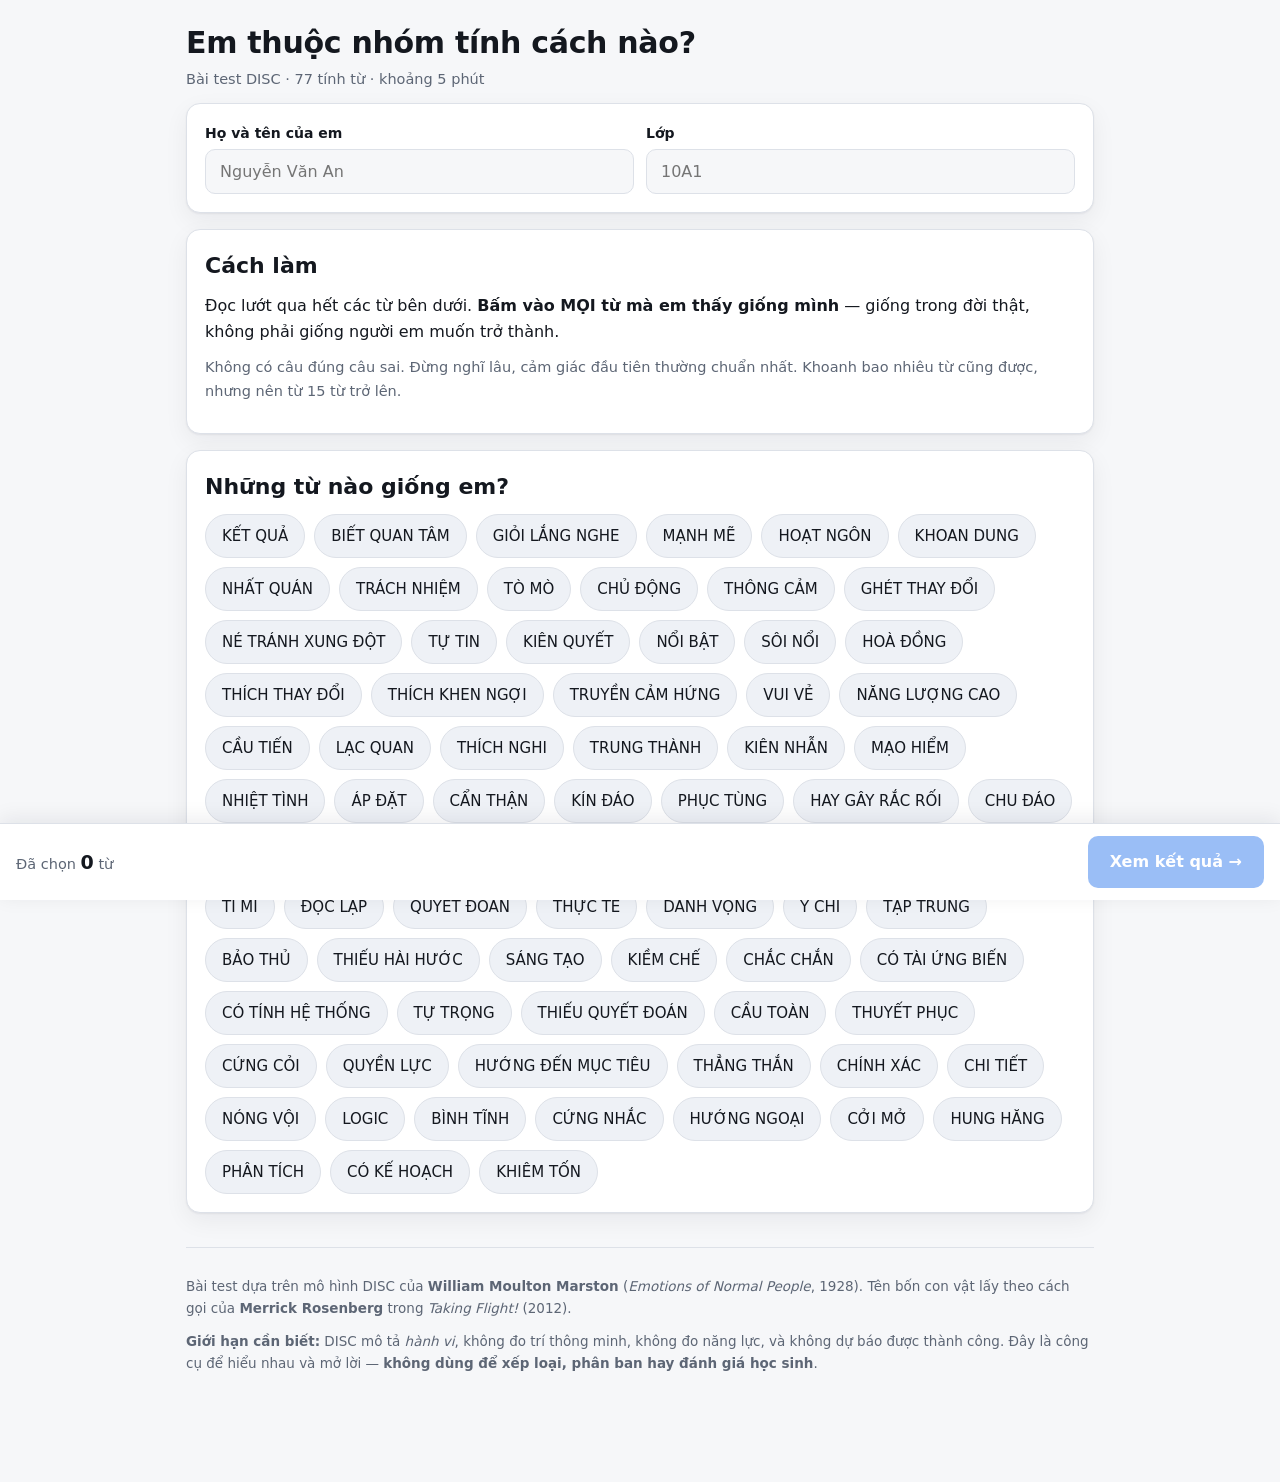
<file: index.html>
<!DOCTYPE html>
<html lang="vi">
<head>
<meta charset="utf-8">
<meta name="viewport" content="width=device-width, initial-scale=1">
<title>Bài test DISC — Em thuộc nhóm tính cách nào?</title>
<meta name="description" content="Bài test nhóm tính cách DISC 77 tính từ dành cho học sinh. Làm trong 5 phút, có ngay bảng phân tích.">
<link rel="stylesheet" href="assets/style.css">
<style>
@media print{
  .day,.hang-nut,#trang-thai-luu{display:none!important}
  body{background:#fff}
  .the{box-shadow:none;break-inside:avoid;border-color:#ccc}
}
</style>
</head>
<body>
<div class="boc">

  <!-- ==================== LÀM BÀI ==================== -->
  <section id="phan-lam-bai">
    <h1>Em thuộc nhóm tính cách nào?</h1>
    <p class="phu">Bài test DISC · <span id="tong-so-tu">77</span> tính từ · khoảng 5 phút</p>

    <div class="the">
      <div class="hang-nhap">
        <div>
          <label for="o-ten">Họ và tên của em</label>
          <input type="text" id="o-ten" autocomplete="name" placeholder="Nguyễn Văn An">
        </div>
        <div id="o-lop">
          <label for="o-lop-nhap">Lớp</label>
          <input type="text" id="o-lop-nhap" placeholder="10A1">
        </div>
      </div>
      <div id="bao-loi-nhap" class="an"></div>
    </div>

    <div class="the">
      <h2 style="margin-top:0">Cách làm</h2>
      <p>Đọc lướt qua hết các từ bên dưới. <b>Bấm vào MỌI từ mà em thấy giống mình</b> — giống
      trong đời thật, không phải giống người em muốn trở thành.</p>
      <p class="phu">Không có câu đúng câu sai. Đừng nghĩ lâu, cảm giác đầu tiên thường chuẩn nhất.
      Khoanh bao nhiêu từ cũng được, nhưng nên từ 15 từ trở lên.</p>
    </div>

    <div class="the">
      <h2 style="margin-top:0">Những từ nào giống em?</h2>
      <div class="luoi-tu" id="luoi-tu"></div>
    </div>
  </section>

  <!-- ==================== KẾT QUẢ ==================== -->
  <section id="phan-ket-qua" class="an">
    <h1>Kết quả của em</h1>
    <div id="trang-thai-luu" class="bang-tin"></div>
    <div id="kq-noidung"></div>
    <div class="hang-nut">
      <button class="nut" id="nut-tai">⬇ Tải kết quả về máy</button>
      <button class="nut phu2" id="nut-in">🖨 In / lưu PDF</button>
      <button class="nut phu2" id="nut-lam-lai">↻ Làm lại</button>
    </div>
  </section>

  <footer>
    <p id="ten-truong"></p>
    <p>Bài test dựa trên mô hình DISC của <b>William Moulton Marston</b>
    (<i>Emotions of Normal People</i>, 1928). Tên bốn con vật lấy theo cách gọi của
    <b>Merrick Rosenberg</b> trong <i>Taking Flight!</i> (2012).</p>
    <p><b>Giới hạn cần biết:</b> DISC mô tả <i>hành vi</i>, không đo trí thông minh, không đo năng
    lực, và không dự báo được thành công. Đây là công cụ để hiểu nhau và mở lời — <b>không dùng để
    xếp loại, phân ban hay đánh giá học sinh</b>.</p>
  </footer>
</div>

<!-- ==================== THANH ĐÁY ==================== -->
<div class="day" id="thanh-day">
  <div class="dem">Đã chọn <b id="so-da-chon">0</b> từ</div>
  <button class="nut" id="nut-xong" disabled>Xem kết quả →</button>
</div>

<script src="cai-dat.js"></script>
<script src="assets/du-lieu.js"></script>
<script src="assets/app.js"></script>
</body>
</html>
</file>
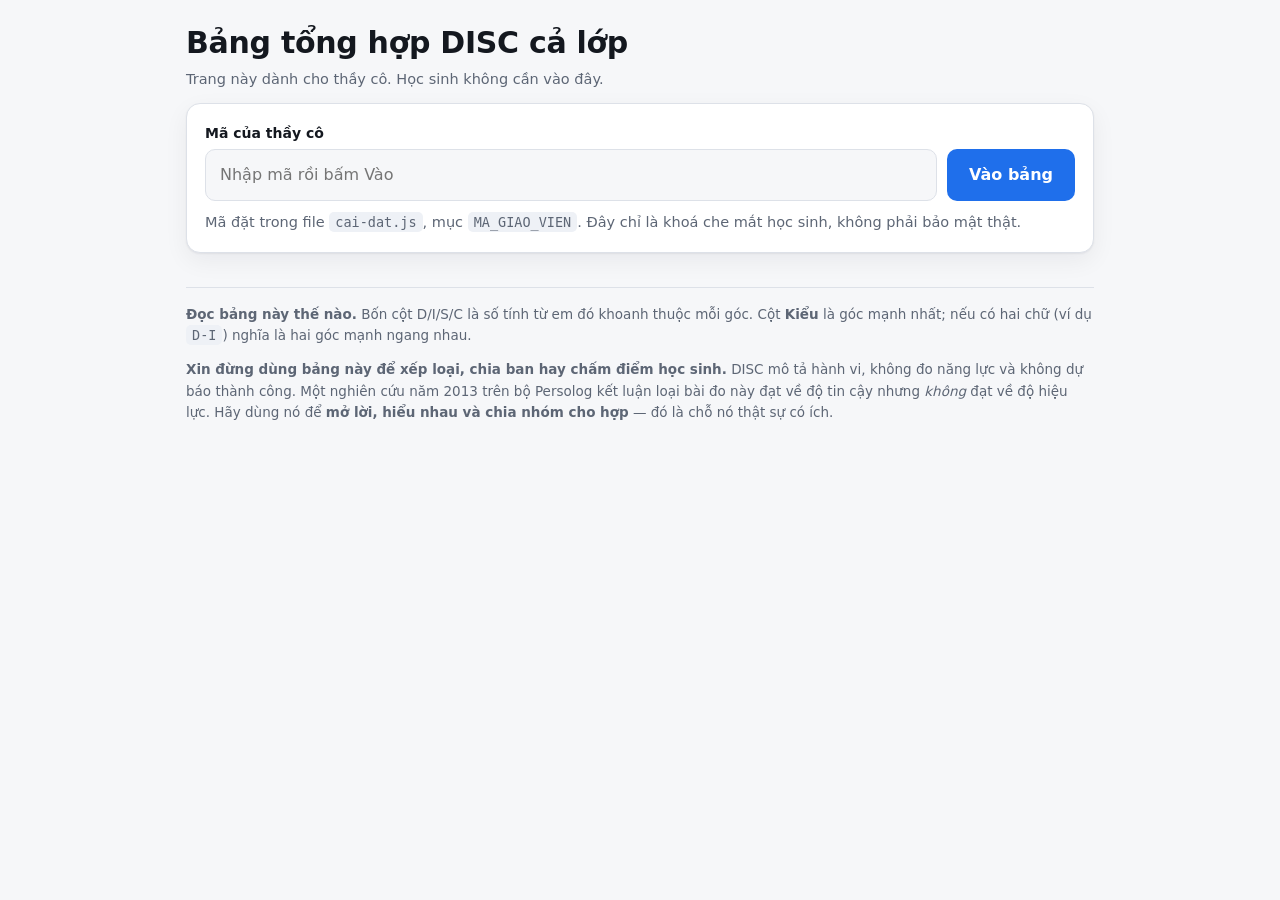
<file: bang-lop.html>
<!DOCTYPE html>
<html lang="vi">
<head>
<meta charset="utf-8">
<meta name="viewport" content="width=device-width, initial-scale=1">
<title>Bảng tổng hợp DISC cả lớp — dành cho thầy cô</title>
<meta name="robots" content="noindex">
<link rel="stylesheet" href="assets/style.css">
<style>@media print{ .hang-nut,#khoa-vao,#trang-thai{display:none!important} body{background:#fff} .the{box-shadow:none}}</style>
</head>
<body>
<div class="boc">
  <h1>Bảng tổng hợp DISC cả lớp</h1>
  <p class="phu">Trang này dành cho thầy cô. Học sinh không cần vào đây.</p>

  <div id="trang-thai" class="bang-tin an"></div>

  <section id="khoa-vao" class="the">
    <label for="o-ma">Mã của thầy cô</label>
    <div style="display:flex;gap:10px;flex-wrap:wrap">
      <input type="text" id="o-ma" style="flex:1;min-width:180px" placeholder="Nhập mã rồi bấm Vào">
      <button class="nut" id="nut-vao">Vào bảng</button>
    </div>
    <p class="phu" style="margin:10px 0 0">Mã đặt trong file <code>cai-dat.js</code>, mục
    <code>MA_GIAO_VIEN</code>. Đây chỉ là khoá che mắt học sinh, không phải bảo mật thật.</p>
  </section>

  <section id="phan-bang" class="an">
    <div class="the">
      <label for="o-loc-lop">Xem lớp nào</label>
      <select id="o-loc-lop" style="width:100%;padding:12px 14px;font-size:16px;font-family:inherit;
        background:var(--nen);color:var(--chu);border:1.5px solid var(--vien);border-radius:10px"></select>
    </div>
    <div id="thong-ke"></div>
    <div id="bang"></div>
  </section>

  <footer>
    <p><b>Đọc bảng này thế nào.</b> Bốn cột D/I/S/C là số tính từ em đó khoanh thuộc mỗi góc.
    Cột <b>Kiểu</b> là góc mạnh nhất; nếu có hai chữ (ví dụ <code>D-I</code>) nghĩa là hai góc mạnh
    ngang nhau.</p>
    <p><b>Xin đừng dùng bảng này để xếp loại, chia ban hay chấm điểm học sinh.</b> DISC mô tả hành
    vi, không đo năng lực và không dự báo thành công. Một nghiên cứu năm 2013 trên bộ Persolog kết
    luận loại bài đo này đạt về độ tin cậy nhưng <i>không</i> đạt về độ hiệu lực. Hãy dùng nó để
    <b>mở lời, hiểu nhau và chia nhóm cho hợp</b> — đó là chỗ nó thật sự có ích.</p>
  </footer>
</div>

<script src="cai-dat.js"></script>
<script src="assets/du-lieu.js"></script>
<script src="assets/bang-lop.js"></script>
</body>
</html>
</file>
<file: assets/style.css>
:root{
  --nen:#f6f7f9; --the:#ffffff; --chu:#14181f; --chu-nhat:#5d6675;
  --vien:#dde1e8; --nhan:#eef1f6;
  --D:#d6455d; --I:#e0862a; --S:#2f9e6e; --C:#3f72c4;
  --chon:#1f6feb; --chon-nen:#e7f0ff;
  --loi:#c0392b; --loi-nen:#fdecea; --ok:#1e7a4d; --ok-nen:#e6f6ee;
  --canh:#8a6d00; --canh-nen:#fff8e1;
  --bk:14px; --bong:0 1px 2px rgba(16,24,40,.06),0 8px 24px rgba(16,24,40,.06);
}
@media (prefers-color-scheme:dark){
  :root:not([data-theme="light"]){
    --nen:#0e1117; --the:#161b23; --chu:#e8ecf3; --chu-nhat:#9aa4b4;
    --vien:#2a313c; --nhan:#1e242e;
    --chon:#4c8dff; --chon-nen:#16284a;
    --loi:#ff8a80; --loi-nen:#3a1f1c; --ok:#6ee7a8; --ok-nen:#12301f;
    --canh:#ffd54f; --canh-nen:#332a00;
    --bong:0 1px 2px rgba(0,0,0,.4),0 8px 24px rgba(0,0,0,.3);
  }
}
:root[data-theme="dark"]{
  --nen:#0e1117; --the:#161b23; --chu:#e8ecf3; --chu-nhat:#9aa4b4;
  --vien:#2a313c; --nhan:#1e242e;
  --chon:#4c8dff; --chon-nen:#16284a;
  --loi:#ff8a80; --loi-nen:#3a1f1c; --ok:#6ee7a8; --ok-nen:#12301f;
  --canh:#ffd54f; --canh-nen:#332a00;
  --bong:0 1px 2px rgba(0,0,0,.4),0 8px 24px rgba(0,0,0,.3);
}

*{box-sizing:border-box}
html,body{margin:0;padding:0}
body{
  background:var(--nen); color:var(--chu);
  font-family:"Segoe UI",system-ui,-apple-system,"Helvetica Neue",Arial,sans-serif;
  font-size:16px; line-height:1.6; -webkit-text-size-adjust:100%;
}
.boc{max-width:940px;margin:0 auto;padding:24px 16px 96px}
h1{font-size:clamp(22px,5vw,30px);line-height:1.25;margin:0 0 6px;letter-spacing:-.01em}
h2{font-size:clamp(18px,4vw,22px);margin:28px 0 10px}
h3{font-size:16px;margin:18px 0 8px}
p{margin:0 0 12px}
.phu{color:var(--chu-nhat);font-size:14.5px}
.the{background:var(--the);border:1px solid var(--vien);border-radius:var(--bk);padding:18px;box-shadow:var(--bong);margin-bottom:16px}

/* --- nhãn trạng thái --- */
.bang-tin{border-radius:10px;padding:12px 14px;font-size:14.5px;margin:0 0 14px;border:1px solid transparent}
.bang-tin.canh{background:var(--canh-nen);color:var(--canh);border-color:currentColor}
.bang-tin.loi{background:var(--loi-nen);color:var(--loi);border-color:currentColor}
.bang-tin.ok{background:var(--ok-nen);color:var(--ok);border-color:currentColor}

/* --- ô nhập --- */
.hang-nhap{display:grid;grid-template-columns:1fr 1fr;gap:12px}
@media(max-width:560px){.hang-nhap{grid-template-columns:1fr}}
label{display:block;font-size:14px;font-weight:600;margin-bottom:5px}
input[type=text]{
  width:100%;padding:12px 14px;font-size:16px;font-family:inherit;
  background:var(--nen);color:var(--chu);border:1.5px solid var(--vien);border-radius:10px
}
input[type=text]:focus{outline:2px solid var(--chon);outline-offset:1px;border-color:var(--chon)}

/* --- lưới từ --- */
.luoi-tu{display:flex;flex-wrap:wrap;gap:9px;margin-top:6px}
.tu{
  font:inherit;font-size:15px;line-height:1.2;cursor:pointer;
  background:var(--nhan);color:var(--chu);
  border:1.5px solid var(--vien);border-radius:999px;
  padding:11px 16px;min-height:44px;
  transition:transform .06s ease, background .12s ease, border-color .12s ease;
}
.tu:hover{border-color:var(--chon)}
.tu:active{transform:scale(.96)}
.tu[aria-pressed="true"]{
  background:var(--chon-nen);border-color:var(--chon);color:var(--chon);font-weight:700
}
.tu:focus-visible{outline:2px solid var(--chon);outline-offset:2px}

/* --- thanh đáy --- */
.day{
  position:fixed;left:0;right:0;bottom:0;z-index:20;
  background:var(--the);border-top:1px solid var(--vien);
  padding:12px 16px calc(12px + env(safe-area-inset-bottom));
  display:flex;gap:12px;align-items:center;justify-content:space-between;
  box-shadow:0 -4px 20px rgba(16,24,40,.08)
}
.day .dem{font-size:14.5px;color:var(--chu-nhat)}
.day .dem b{color:var(--chu);font-size:19px}
.nut{
  font:inherit;font-weight:700;font-size:16px;cursor:pointer;
  background:var(--chon);color:#fff;border:0;border-radius:10px;padding:13px 22px;min-height:48px
}
.nut:disabled{opacity:.45;cursor:not-allowed}
.nut.phu2{background:transparent;color:var(--chon);border:1.5px solid var(--chon)}
.hang-nut{display:flex;gap:10px;flex-wrap:wrap;margin-top:16px}

/* --- kết quả --- */
.huy-hieu{display:flex;align-items:center;gap:16px;flex-wrap:wrap}
.huy-hieu .bieu{font-size:52px;line-height:1}
.huy-hieu .ten{font-size:clamp(20px,4.5vw,27px);font-weight:800;margin:0}
.thanh{margin:12px 0}
.thanh .dong{display:flex;align-items:center;gap:12px;margin-bottom:11px}
.thanh .ma{width:132px;flex:0 0 132px;font-weight:700;font-size:14.5px}
.thanh .ray{flex:1;height:16px;background:var(--nhan);border-radius:999px;overflow:hidden}
.thanh .day2{height:100%;border-radius:999px;transition:width .5s ease}
.thanh .so{width:86px;flex:0 0 86px;text-align:right;font-variant-numeric:tabular-nums;font-size:14.5px;color:var(--chu-nhat)}
@media(max-width:560px){
  .thanh .ma{width:104px;flex:0 0 104px;font-size:13.5px}
  .thanh .so{width:74px;flex:0 0 74px;font-size:13px}
}
table{width:100%;border-collapse:collapse;font-size:14.5px}
th,td{text-align:left;padding:9px 10px;border-bottom:1px solid var(--vien);vertical-align:top}
th{font-size:13px;text-transform:uppercase;letter-spacing:.04em;color:var(--chu-nhat)}
td.so,th.so{text-align:right;font-variant-numeric:tabular-nums}
.bang-cuon{overflow-x:auto;-webkit-overflow-scrolling:touch}
ul{margin:6px 0 12px;padding-left:22px}
li{margin-bottom:5px}
.khoi-gv{background:var(--nhan);border-left:4px solid var(--chon);border-radius:0 10px 10px 0;padding:14px 16px;margin:14px 0}
.khoi-gv h3{margin-top:0}
.an{display:none !important}
footer{margin-top:34px;padding-top:16px;border-top:1px solid var(--vien);font-size:13.5px;color:var(--chu-nhat)}
code{background:var(--nhan);padding:2px 6px;border-radius:5px;font-size:13.5px}
</file>
